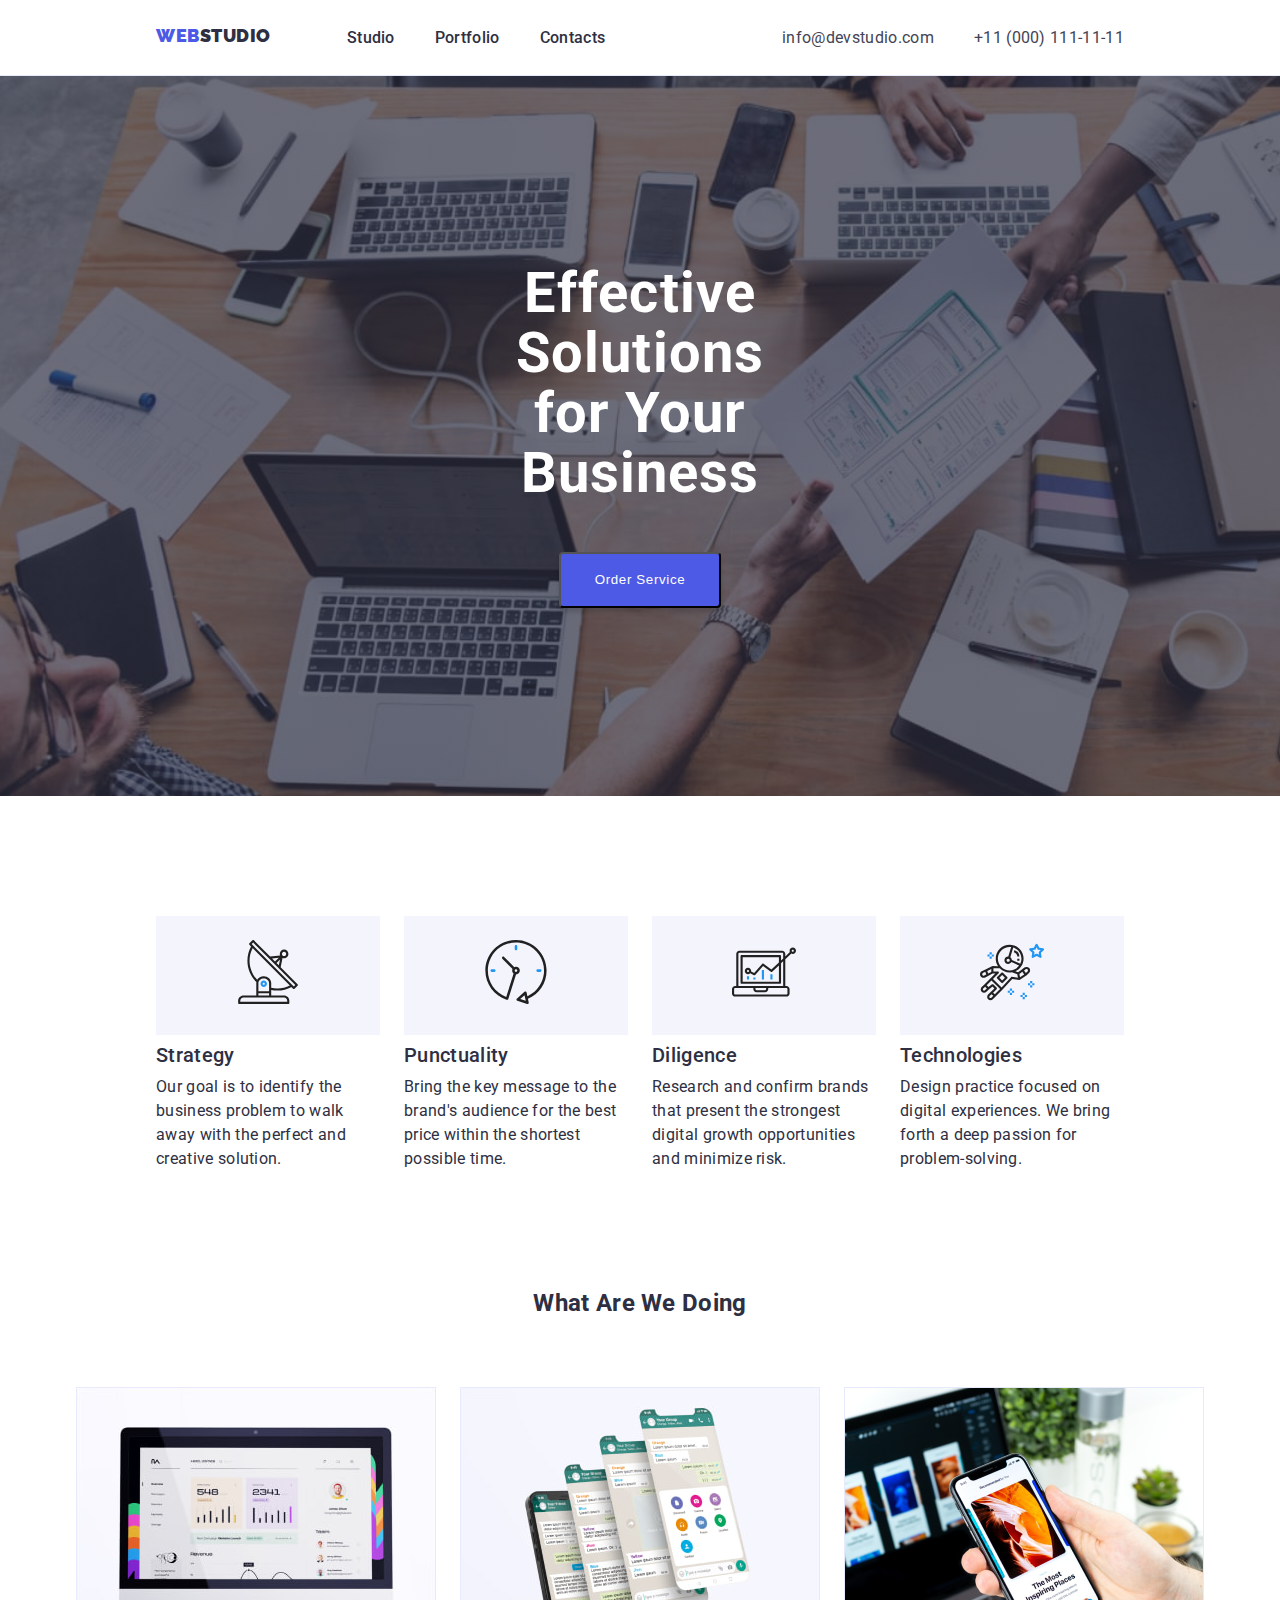
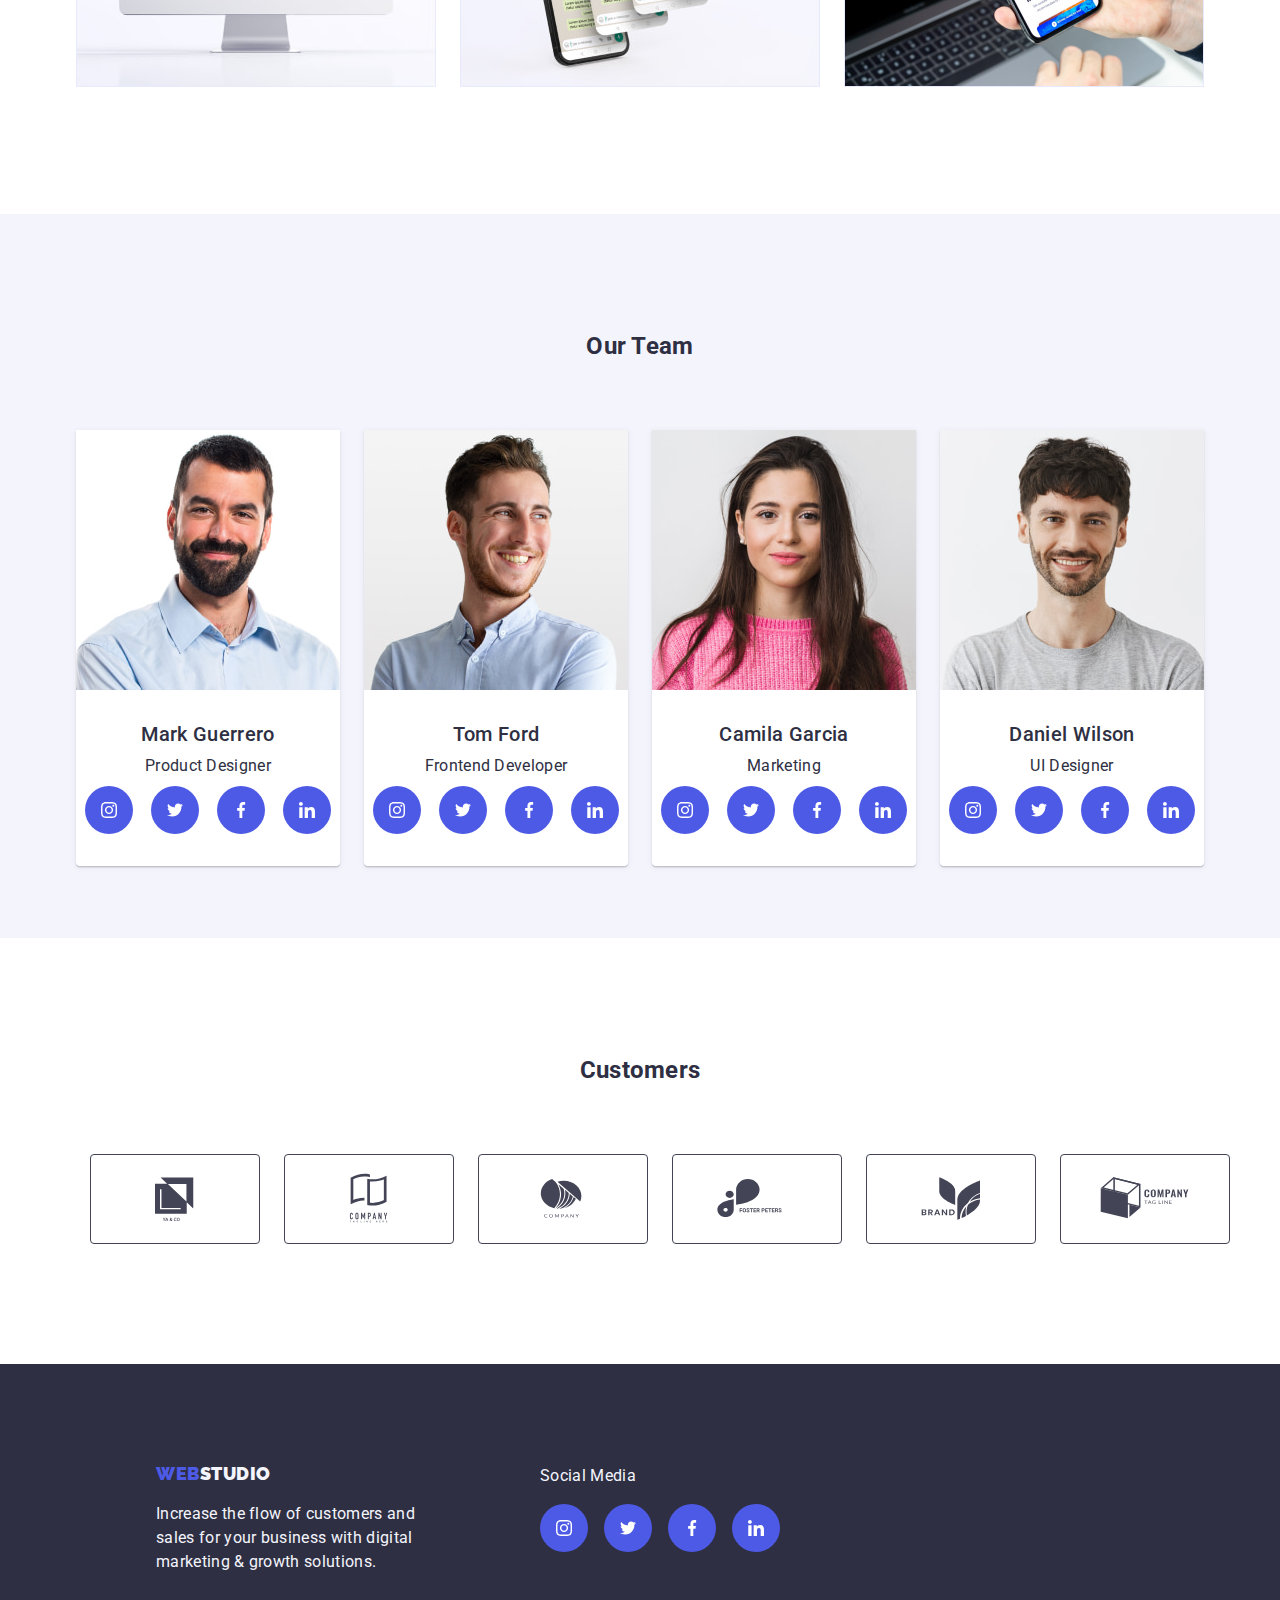
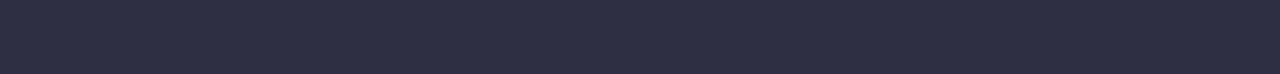
<file: index.html>
<!doctype html>
<html lang="en">
<head>
    <meta charset="UTF-8">
    <meta name="viewport" content="width=device-width, initial-scale=1.0">
    <title>Main Page</title>
    <link rel="stylesheet" type="text/css" href="css/styles.css">
</head>
<body>
    <header>
        <div class="first-half">

            <!-- LOGO -->
            <div class="logo">
                <a href="index.html">
                    <p class="logo-text"><b><span>WEB</span>STUDIO</b></p>
                </a>
            </div>

            <!-- Navbar -->
            <nav>
                <a href="#">
                    <b class="navbar-text">Studio</b>
                </a>
                <a href="portfolio.html">
                    <b class="navbar-text">Portfolio</b>
                </a>
                <a href="#">
                    <b class="navbar-text">Contacts</b>
                </a>
            </nav>

        </div>
        

        <!-- Mail & Telephone -->
        <div class="contacts">
            <a href="mailto:info@devstudio.com">
                <p class="contacts-text">info@devstudio.com</p>
            </a>
            <a href="tel:+11111-11-11">
                <p class="contacts-text">+11 (000) 111-11-11</p>
            </a>
        </div>
    </header>

    <main>

        <!-- Front Page -->
        <section class="hero">
            <div>
                <h1>Effective Solutions <br>for Your Business</h1>
            </div>
            <div>
                <button>Order Service</button>
            </div>
        </section>

        <!-- About -->
        <section class="about">
            <!-- Strategy Section -->
            <div class="feature">
                <div class="about-icon">
                    <svg width="64px" height="64px">
                        <use href="./images/icons.svg#antenna-1"></use>
                    </svg>
                </div>
               <h3>Strategy</h3>
               <p>
                   Our goal is to identify the business problem to walk away with the perfect and creative solution. 
               </p>
            </div>
            <!-- End of Strategy Section -->
    
            <!-- Punctuality Section -->
            <div class="feature">
                <div class="about-icon">
                    <svg width="64px" height="64px">
                        <use href="./images/icons.svg#clock-1"></use>
                    </svg>
                </div>
                <h3>Punctuality</h3>
                <p>Bring the key message to the brand's audience for the best price within the shortest possible time.</p>
            </div>
            <!-- End of Punctuality Section -->
    
            <!-- Diligence Section -->
            <div class="feature">
                <div class="about-icon">
                    <svg width="64px" height="64px">
                        <use href="./images/icons.svg#diagram-1"></use>
                    </svg>
                </div>
                <h3>Diligence</h3>
                <p>Research and confirm brands that present the strongest digital growth opportunities and minimize risk.</p>
            </div>
            <!-- End of Diligence Section -->
    
            <!-- Technologies Section -->
            <div class="feature">
                <div class="about-icon">
                    <svg width="64px" height="64px">
                        <use href="./images/icons.svg#astronaut-1"></use>
                    </svg>
                </div>
                <h3>Technologies</h3>
                <p>Design practice focused on digital experiences. We bring forth a deep passion for problem-solving.</p>
            </div>
            <!-- End of Technologies Section -->
        </section>

        <!-- Services -->
        <section class="services">
            <div>
                <h2>What Are We Doing</h2>
            </div>
    
            <div class="services-img">
                <div>
                    <img src="./images/service1.jpg" alt="Photo of Monitor" width="360" height="300"> 
                </div>
                <div>
                    <img src="./images/service2.jpg" alt="Photo of Mobile Phone Screen" width="360" height="300">
                </div>
                <div>
                    <img src="./images/service3.jpg" alt="Photo of Phone & Laptop" width="360" height="300">
                </div>
            </div>
        </section>
        
        
        <!-- Team -->
        <section class="team">
            <div>
                <h2>Our Team</h2>
            </div>

            <div class="team-img">
                <!-- Mark Guerrero -->
                <div class="team-img-card">
                    <img src="./images/markg.jpg" alt="Photo of Mark Guerrero" width="264" height="260">
                    <div class="card-content">
                        <h3>Mark Guerrero</h3>
                        <p>Product Designer</p>
                        <div class="card-socials">
                            <a class="card-socials-icon" href="">
                                <svg width="16px" height="16px">
                                    <use href="./images/icons.svg#instagram-2"></use>
                                </svg>
                            </a>
                            <a class="card-socials-icon" href="">
                                <svg width="16px" height="16px">
                                    <use href="./images/icons.svg#twitter-1"></use>
                                </svg>
                            </a>
                            <a class="card-socials-icon" href="">
                                <svg width="16px" height="16px">
                                    <use href="./images/icons.svg#facebook-1"></use>
                                </svg>
                            </a>
                            <a class="card-socials-icon" href="">
                                <svg width="16px" height="16px">
                                    <use href="./images/icons.svg#linkedin-1"></use>
                                </svg>
                            </a>
                        </div>
                    </div>
                </div>
                <!-- Tom Ford -->
                <div class="team-img-card">
                    <img src="./images/tomf.jpg" alt="Photo of Tom Ford" width="264" height="260">
                    <div class="card-content">
                        <h3>Tom Ford</h3>
                        <p>Frontend Developer</p>
                        <div class="card-socials">
                            <a class="card-socials-icon" href="">
                                <svg width="16px" height="16px">
                                    <use href="./images/icons.svg#instagram-2"></use>
                                </svg>
                            </a>
                            <a class="card-socials-icon" href="">
                                <svg width="16px" height="16px">
                                    <use href="./images/icons.svg#twitter-1"></use>
                                </svg>
                            </a>
                            <a class="card-socials-icon" href="">
                                <svg width="16px" height="16px">
                                    <use href="./images/icons.svg#facebook-1"></use>
                                </svg>
                            </a>
                            <a class="card-socials-icon" href="">
                                <svg width="16px" height="16px">
                                    <use href="./images/icons.svg#linkedin-1"></use>
                                </svg>
                            </a>
                        </div>
                    </div>
                </div>
                <!-- Camila Garcia -->
                <div class="team-img-card">
                    <img src="./images/camilag.jpg" alt="Photo of Camila Garcia" width="264" height="260">
                    <div class="card-content">
                        <h3>Camila Garcia</h3>
                        <p>Marketing</p>
                        <div class="card-socials">
                            <a class="card-socials-icon" href="">
                                <svg width="16px" height="16px">
                                    <use href="./images/icons.svg#instagram-2"></use>
                                </svg>
                            </a>
                            <a class="card-socials-icon" href="">
                                <svg width="16px" height="16px">
                                    <use href="./images/icons.svg#twitter-1"></use>
                                </svg>
                            </a>
                            <a class="card-socials-icon" href="">
                                <svg width="16px" height="16px">
                                    <use href="./images/icons.svg#facebook-1"></use>
                                </svg>
                            </a>
                            <a class="card-socials-icon" href="">
                                <svg width="16px" height="16px">
                                    <use href="./images/icons.svg#linkedin-1"></use>
                                </svg>
                            </a>
                        </div>
                    </div>
                </div>
                <!-- Daniel Wilson -->
                <div class="team-img-card">
                    <img src="./images/danielw.jpg" alt="Photo of Daniel Wilson" width="264" height="260">
                    <div class="card-content">
                        <h3>Daniel Wilson</h3>
                        <p>UI Designer</p>
                        <div class="card-socials">
                            <a class="card-socials-icon" href="">
                                <svg width="16px" height="16px">
                                    <use href="./images/icons.svg#instagram-2"></use>
                                </svg>
                            </a>
                            <a class="card-socials-icon" href="">
                                <svg width="16px" height="16px">
                                    <use href="./images/icons.svg#twitter-1"></use>
                                </svg>
                            </a>
                            <a class="card-socials-icon" href="">
                                <svg width="16px" height="16px">
                                    <use href="./images/icons.svg#facebook-1"></use>
                                </svg>
                            </a>
                            <a class="card-socials-icon" href="">
                                <svg width="16px" height="16px">
                                    <use href="./images/icons.svg#linkedin-1"></use>
                                </svg>
                            </a>
                        </div>
                    </div>
                </div>
            </div>
            
        </section>

        <section class="customers">
            <h2>Customers</h2>
            <ul class="list">
                <li class="customer-company-logo">
                    <a href="#">
                        <svg width="104" height="56">
                            <use href="./images/icons.svg#Logo-6"></use>
                        </svg>
                    </a>
                </li>
                <li class="customer-company-logo">
                    <a href="#">
                        <svg width="104" height="56">
                            <use href="./images/icons.svg#Logo-4"></use>
                        </svg>
                    </a>
                </li>
                <li class="customer-company-logo">
                    <a href="#">
                        <svg width="104" height="56">
                            <use href="./images/icons.svg#Logo-5"></use>
                        </svg>
                    </a>
                </li>
                <li class="customer-company-logo">
                    <a href="#">
                        <svg width="104" height="56">
                            <use href="./images/icons.svg#Logo-2"></use>
                        </svg>
                    </a>
                </li>
                <li class="customer-company-logo">
                    <a href="#">
                        <svg width="104" height="56">
                            <use href="./images/icons.svg#Logo"></use>
                        </svg>
                    </a>
                </li>
                <li class="customer-company-logo">
                    <a href="#">
                        <svg width="104" height="56">
                            <use href="./images/icons.svg#Logo-1"></use>
                        </svg>
                    </a>
                </li>
            </ul>
        </section>

    </main>

    <footer>
        <!-- Logo Section -->
        <section class="footer-text">
            <!-- LOGO -->
            <div>
                <div class="logo">
                    <a href="index.html">
                        <p class="logo-text"><b><span>WEB</span>STUDIO</b></p>
                    </a>
                </div>
                <!-- Description -->
                <div class="description">
                    <p>Increase the flow of customers and sales for your business with digital marketing & growth solutions.</p>
                </div>
            </div>
            <div class="footer-social-media">
                <p>Social Media</p>
                <div class="card-socials">
                            <a class="card-socials-icon" href="">
                                <svg width="16px" height="16px">
                                    <use href="./images/icons.svg#instagram-2"></use>
                                </svg>
                            </a>
                            <a class="card-socials-icon" href="">
                                <svg width="16px" height="16px">
                                    <use href="./images/icons.svg#twitter-1"></use>
                                </svg>
                            </a>
                            <a class="card-socials-icon" href="">
                                <svg width="16px" height="16px">
                                    <use href="./images/icons.svg#facebook-1"></use>
                                </svg>
                            </a>
                            <a class="card-socials-icon" href="">
                                <svg width="16px" height="16px">
                                    <use href="./images/icons.svg#linkedin-1"></use>
                                </svg>
                            </a>
                        </div>
            </div>
        </section>
        <!-- End of Logo Section -->
    </footer>
    
</body>
</html>
</file>
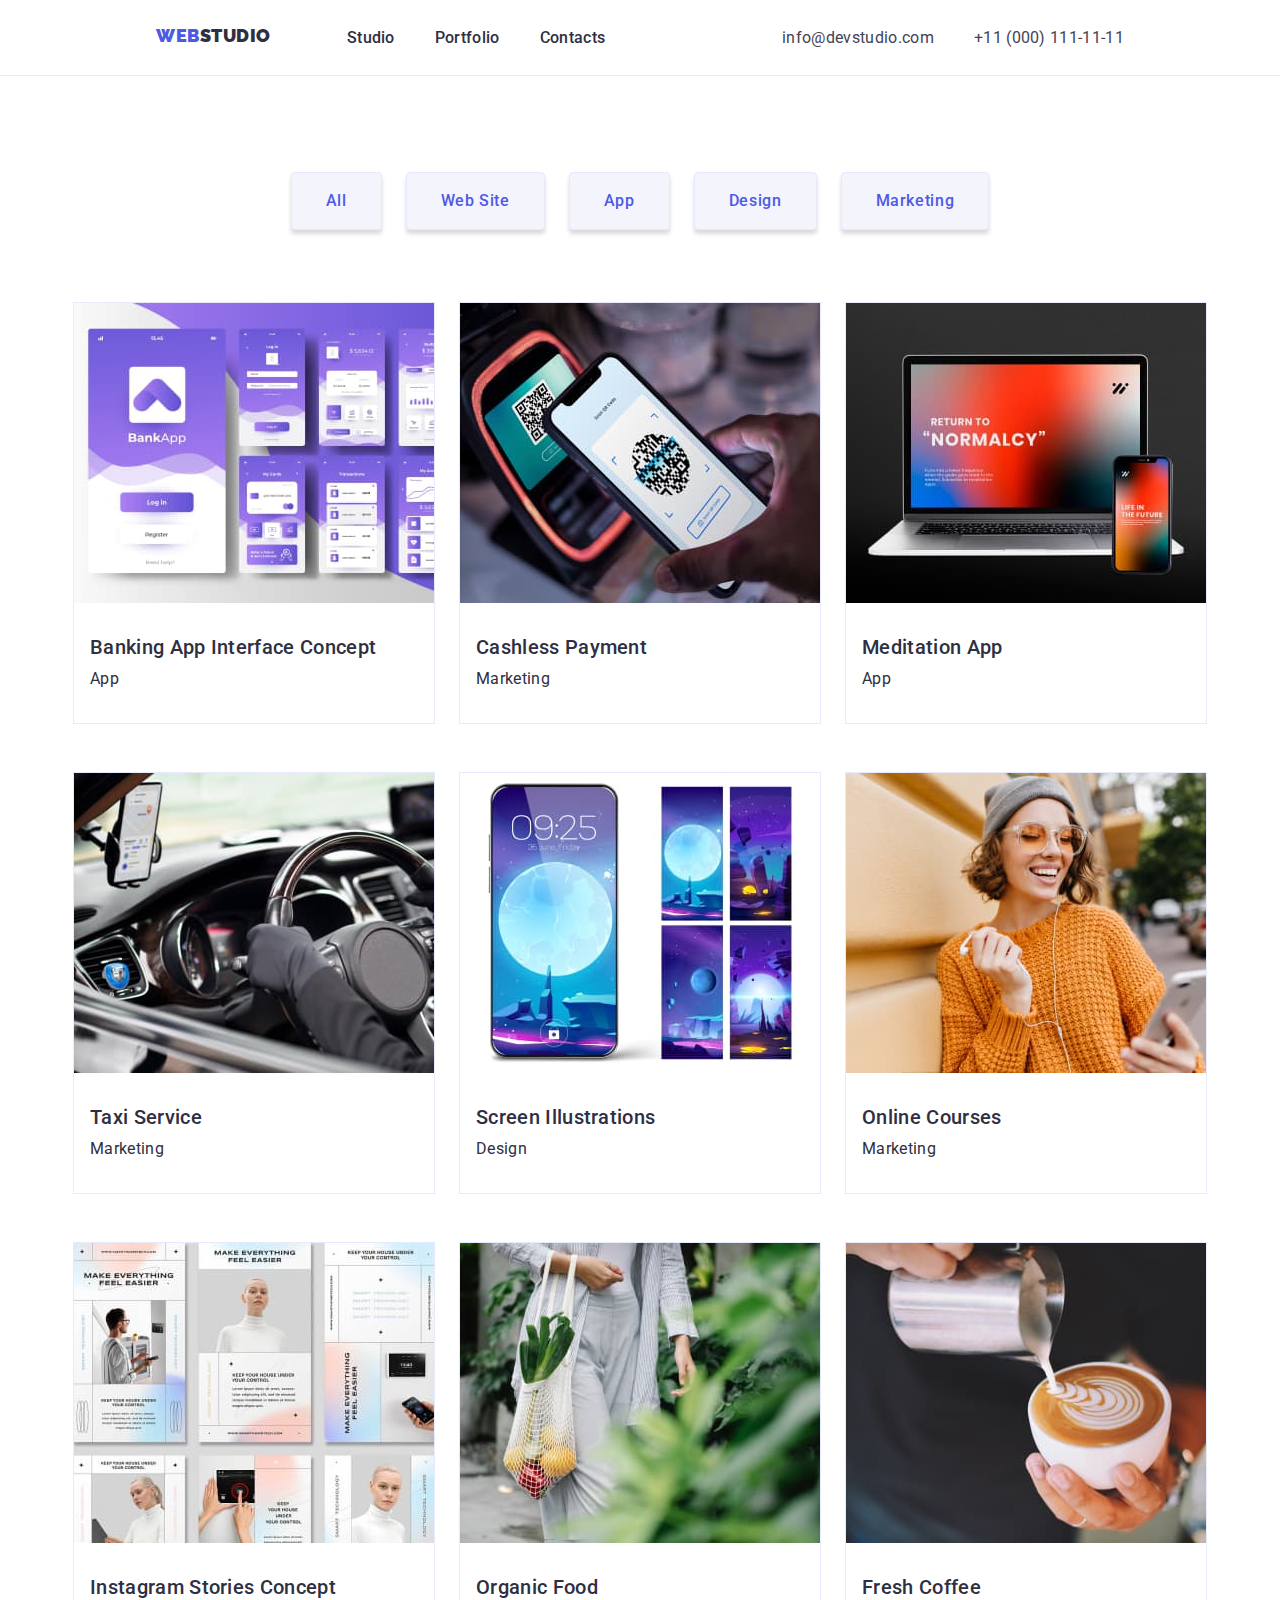
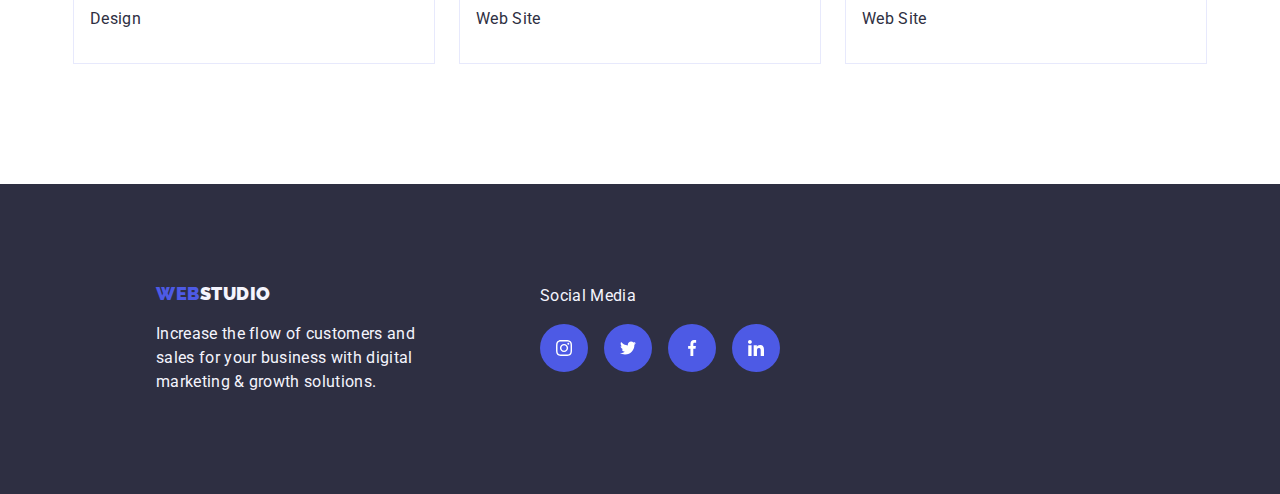
<file: portfolio.html>
<!DOCTYPE html>
<html lang="en">
<head>
    <meta charset="UTF-8">
    <meta name="viewport" content="width=device-width, initial-scale=1.0">
    <title>Portfolio</title>
    <link rel="stylesheet" type="text/css" href="css/styles.css">
</head>
<body>
    <header>
        <div class="first-half">
            <!-- LOGO -->
            <div class="logo">
                <a href="index.html">
                    <p class="logo-text"><b><span>WEB</span>STUDIO</b></p>
                </a>
            </div>
            <!-- Navbar -->
            <nav>
                <a href="#">
                    <b class="navbar-text">Studio</b>
                </a>
                <a href="portfolio.html">
                    <b class="navbar-text">Portfolio</b>
                </a>
                <a href="#">
                    <b class="navbar-text">Contacts</b>
                </a>
            </nav>
            
        </div>

        <!-- Mail & Telephone -->
        <div class="contacts">
            <a href="mailto:info@devstudio.com">
                <p class="contacts-text">info@devstudio.com</p>
            </a>
            <a href="tel:+11111-11-11">
                <p class="contacts-text">+11 (000) 111-11-11</p>
            </a>
        </div>

    </header>
    
    <main>
        <!-- Filter Section -->
        <section class="filters">
            <div>
                <button>All</button>
                <button>Web Site</button>
                <button>App</button>
                <button>Design</button>
                <button>Marketing</button>
            </div>
        </section>
        <!-- End of Filter Section -->

        <!-- Project Cards -->
        <section class="project-items">

            <!-- First Row -->
            <div class="project-row">
                <div class="project-card">
                    <img src="./images/banking.jpg" alt="Photo of Bank App">
                    <div class="project-card-content">
                        <h3>Banking App Interface Concept</h3>
                        <p>App</p>
                    </div>
                    
                </div>
    
                <div class="project-card">
                    <img src="./images/cashless.jpg" alt="Phone scanning QR code">
                    <div class="project-card-content">
                        <h3>Cashless Payment</h3>
                        <p>Marketing</p>
                    </div>
                </div>
    
                <div class="project-card">
                    <img src="./images/meditation.jpg" alt="Photo of phone and laptop">
                    <div class="project-card-content">
                        <h3>Meditation App</h3>
                        <p>App</p>
                    </div>
                </div>
            </div>
            
            
            <!-- Second Row -->
            <div class="project-row">
                <div class="project-card">
                    <img src="./images/taxi.jpg" alt="Taxi driver with mobile navigation app">
                    <div class="project-card-content">
                        <h3>Taxi Service</h3>
                        <p>Marketing</p>
                    </div>
                </div>
                
                <div class="project-card">
                    <img src="./images/screen.jpg" alt="Mobile phone, variety of wallpapers">
                    <div class="project-card-content">
                        <h3>Screen Illustrations</h3>
                        <p>Design</p>
                    </div>
                </div>
    
                <div class="project-card">
                    <img src="./images/onlinecourses.jpg" alt="Woman wearing earphones">
                    <div class="project-card-content">
                        <h3>Online Courses</h3>
                        <p>Marketing</p>
                    </div>
                </div>
            </div>
           

            <!-- Third Row -->
            <div class="project-row">
                <div class="project-card">
                    <img src="./images/instastories.jpg" alt="Photo of user stories">
                    <div class="project-card-content">
                        <h3>Instagram Stories Concept</h3>
                        <p>Design</p>
                    </div>
                </div>
    
                <div class="project-card">
                    <img src="./images/organic.jpg" alt="Fruits and vegetables in a bag">
                    <div class="project-card-content">
                        <h3>Organic Food</h3>
                        <p>Web Site</p>
                    </div>
                </div>
    
                <div class="project-card">
                    <img src="./images/freshcoffee.jpg" alt="Photo of latte art">
                    <div class="project-card-content">
                        <h3>Fresh Coffee</h3>
                        <p>Web Site</p>
                    </div>
                </div>
            </div>

        </section>
        <!-- End of Project Cards -->

    </main>

    <footer>
        <!-- Logo Section -->
        <section class="footer-text">
            <!-- LOGO -->
            <div>
                <div class="logo">
                    <a href="index.html">
                        <p class="logo-text"><b><span>WEB</span>STUDIO</b></p>
                    </a>
                </div>
                <!-- Description -->
                <div class="description">
                    <p>Increase the flow of customers and sales for your business with digital marketing & growth solutions.</p>
                </div>
            </div>
            <div class="footer-social-media">
                <p>Social Media</p>
                <div class="card-socials">
                            <a class="card-socials-icon" href="">
                                <svg width="16px" height="16px">
                                    <use href="./images/icons.svg#instagram-2"></use>
                                </svg>
                            </a>
                            <a class="card-socials-icon" href="">
                                <svg width="16px" height="16px">
                                    <use href="./images/icons.svg#twitter-1"></use>
                                </svg>
                            </a>
                            <a class="card-socials-icon" href="">
                                <svg width="16px" height="16px">
                                    <use href="./images/icons.svg#facebook-1"></use>
                                </svg>
                            </a>
                            <a class="card-socials-icon" href="">
                                <svg width="16px" height="16px">
                                    <use href="./images/icons.svg#linkedin-1"></use>
                                </svg>
                            </a>
                        </div>
            </div>
        </section>
        <!-- End of Logo Section -->
    </footer>

</body>
</html>
</file>
<file: css/styles.css>
@import url('https://fonts.googleapis.com/css2?family=Raleway:wght@800&family=Roboto:wght@400;500;700;900&display=swap');

* {
    margin: 0;
}
:root {
    --NAVY-BLUE: rgba(46, 47, 66, 1);
    --IRIS: rgba(77, 90, 229, 1);
    --SLATE: rgba(67, 68, 85, 1);
    --OCEAN: #404BBF;
    --WHITE: #FFF;
    --CORNFLOWER: rgba(231, 233, 252, 1);
    --CLOUD: #F4F4FD;
    --GREY: rgba(46, 47, 66, 0.7);
}

.container {
    width: 1158px;
}

a {
    text-decoration: none;
}

header {
    border-bottom: 1px solid var(--CORNFLOWER, #E7E9FC);
    background: var(--WHITE, #FFF);
    padding: 25.5px 156px;
    display: flex;
    justify-content: space-between;
}

.first-half {
    gap: 76px;
    display: flex;
    justify-content: center;
}

body {
    color: var(--NAVY-BLUE);
    font-family: Roboto, sans-serif;
    font-size: 16px;
    font-style: normal;
    font-weight: 400;
    line-height: 150%;
    letter-spacing: 0.32px;
}

footer {
    background-color: var(--NAVY-BLUE);
    color: var(--CLOUD);
    padding: 100px 156px;
}

footer .logo .logo-text{
    color: var(--CLOUD);
}

.footer-text {
    display: flex;
}

.footer-text .description {
    padding-top: 17.5px;
    width: 264px;
}

.footer-social-media {
    margin-left: 120px;
}

.footer-social-media .card-socials {
    margin-top: 16px;
    gap: 16px;
}

.list {
    margin-top: 72px;
    display: flex;
    justify-content: center;
    list-style: none;
    gap: 24px;
}

h1 {
    color: var(--WHITE);
    font-size: 56px;
    font-style: normal;
    font-weight: 700;
    line-height: 107.143%;
    letter-spacing: 1.12px;
}

h2 {
    display: flex;
    justify-content: center;
}

h3 {
    color: var(--NAVY-BLUE, #2E2F42);
    font-size: 20px;
    font-weight: 500;
    line-height: 120%;
}

button {
    cursor: pointer;
    padding: 16px 34px;
    border-radius: 4px;
    background: var(--IRIS, #4D5AE5);
    box-shadow: 0px 4px 4px 0px rgba(0, 0, 0, 0.15);
    color: var(--WHITE);
    font-weight: 500;
    line-height: 150%;
    letter-spacing: 0.64px;
}

.logo {
    font-family: Raleway;
    font-size: 18px;
    font-style: normal;
    font-weight: 800;
    line-height: 116.667%;
    letter-spacing: 0.54px;
    text-transform: uppercase;
}

.logo span {
    color: var(--IRIS);
}

.logo .logo-text {
    color: var(--NAVY-BLUE);
}

nav {
    display: flex;
    gap: 40px;
}

nav .navbar-text {
    color: var(--NAVY-BLUE);
    font-weight: 500;
}

.navbar-text:hover {
    color: var(--OCEAN);
}

.contacts {
    gap: 40px;
    display: flex;
}

.contacts .contacts-text{
    color: var(--SLATE);
}

.contacts .contacts-text:hover{
    color: var(--OCEAN);
}

.hero {
    padding: 188px 472px;
    background-color: var(--NAVY-BLUE);
    background-image: linear-gradient(to bottom, var(--GREY), var(--GREY)),url("../images/people-office 1.jpg");
    background-repeat: no-repeat;
    background-size: cover;
    text-align: center;
}

.hero button {
    margin-top: 48px;
}

.hero button:hover {
    color: var(--NAVY-BLUE);
    background-color: var(--CLOUD);
}

.about {
    display: flex;
    justify-content: center;
    gap: 24px;
    padding: 120px 156px;
}

.about-icon {
    background-color: var(--CLOUD);
    width: 100%;
    text-align: center;
    padding: 24px 0;
}

.feature {
    width: 264px;
    display: flex;
    flex-direction: column;
    align-items: flex-start;
    gap: 8px;
}

.services-img {
    padding-top: 72px;
    padding-bottom: 120px;
    display: flex;
    gap: 24px;
    justify-content: center;
}

.team {
    padding-top: 120px;
    background-color: var(--CLOUD);
}

.team-img {
    gap: 24px;
    padding: 72px 156px;
    display: flex;
    justify-content: center;
}

.team-img-card {
    border-radius: 0px 0px 4px 4px;
    background: var(--WHITE, #FFF);
    box-shadow: 0px 2px 1px 0px rgba(46, 47, 66, 0.08), 0px 1px 1px 0px rgba(46, 47, 66, 0.16), 0px 1px 6px 0px rgba(46, 47, 66, 0.08);
    display: inline-flex;
    padding-bottom: 32px;
    flex-direction: column;
    justify-content: center;
    align-items: center;
    gap: 32px;
}

.card-content {
    display: flex;
    width: 100%;
    flex-direction: column;
    justify-content: center;
    align-items: center;
    gap: 8px;
}

.card-content h3 {
    text-align: center;
}

.card-socials {
    display: flex;
    justify-content: space-around;
    width: 100%;
}

.card-socials-icon {
    line-height: 0;
    background-color: var(--IRIS);
    fill: var(--WHITE);
    padding: 16px;
    border-radius: 50%;
}

.customers {
    margin: 120px 0;
}

.customer-company-logo {
    border: 1px solid var(--SLATE);
    border-radius: 4px;
    padding: 16px 32px;
    line-height: 0;
}

.customer-company-logo svg {
    fill: var(--SLATE);
}

.customer-company-logo:hover,
.customer-company-logo:focus {
    border-color: var(--IRIS);
}

.customer-company-logo:hover svg,
.customer-company-logo:focus svg {
    fill: var(--IRIS);
}

.filters {
    padding-top: 96px;
    display: flex;
    justify-content: center;
}

.filters div {
    display: flex;
    gap: 24px;
}

.filters button{
    font-family: Roboto;
    font-size: 16px;
    font-style: normal;
    font-weight: 500;
    line-height: 150%;

    border-radius: 4px;
    border: 1px solid var(--CORNFLOWER);
    background: var(--CLOUD);
    background-color: var(--CLOUD);
    color: var(--IRIS);
    cursor: pointer;
}

.filters button:hover{
    background-color: var(--OCEAN);
    color: white;
}

.project-items {
    padding: 72px 156px;
}

.project-row {
    display: flex;
    justify-content: center;
    gap: 24px;
    padding-bottom: 48px;
}

.project-card {
    display: flex;
    width: 360px;
    padding-bottom: 0px;
    flex-direction: column;
    align-items: flex-start;
    flex-shrink: 0;
    border: 1px solid var(--CORNFLOWER);
    background: var(--WHITE, #FFF);
}

.project-card:hover {
    border: 1px solid var(--CLOUD);
    box-shadow: 0px 2px 1px 0px rgba(46, 47, 66, 0.08), 
    0px 1px 1px 0px rgba(46, 47, 66, 0.16), 
    0px 1px 6px 0px rgba(46, 47, 66, 0.08);
}

.project-card-content {
    display: flex;
    padding: 32px 16px;
    flex-direction: column;
    justify-content: center;
    align-items: flex-start;
    gap: 8px;
    align-self: stretch;
}
</file>
